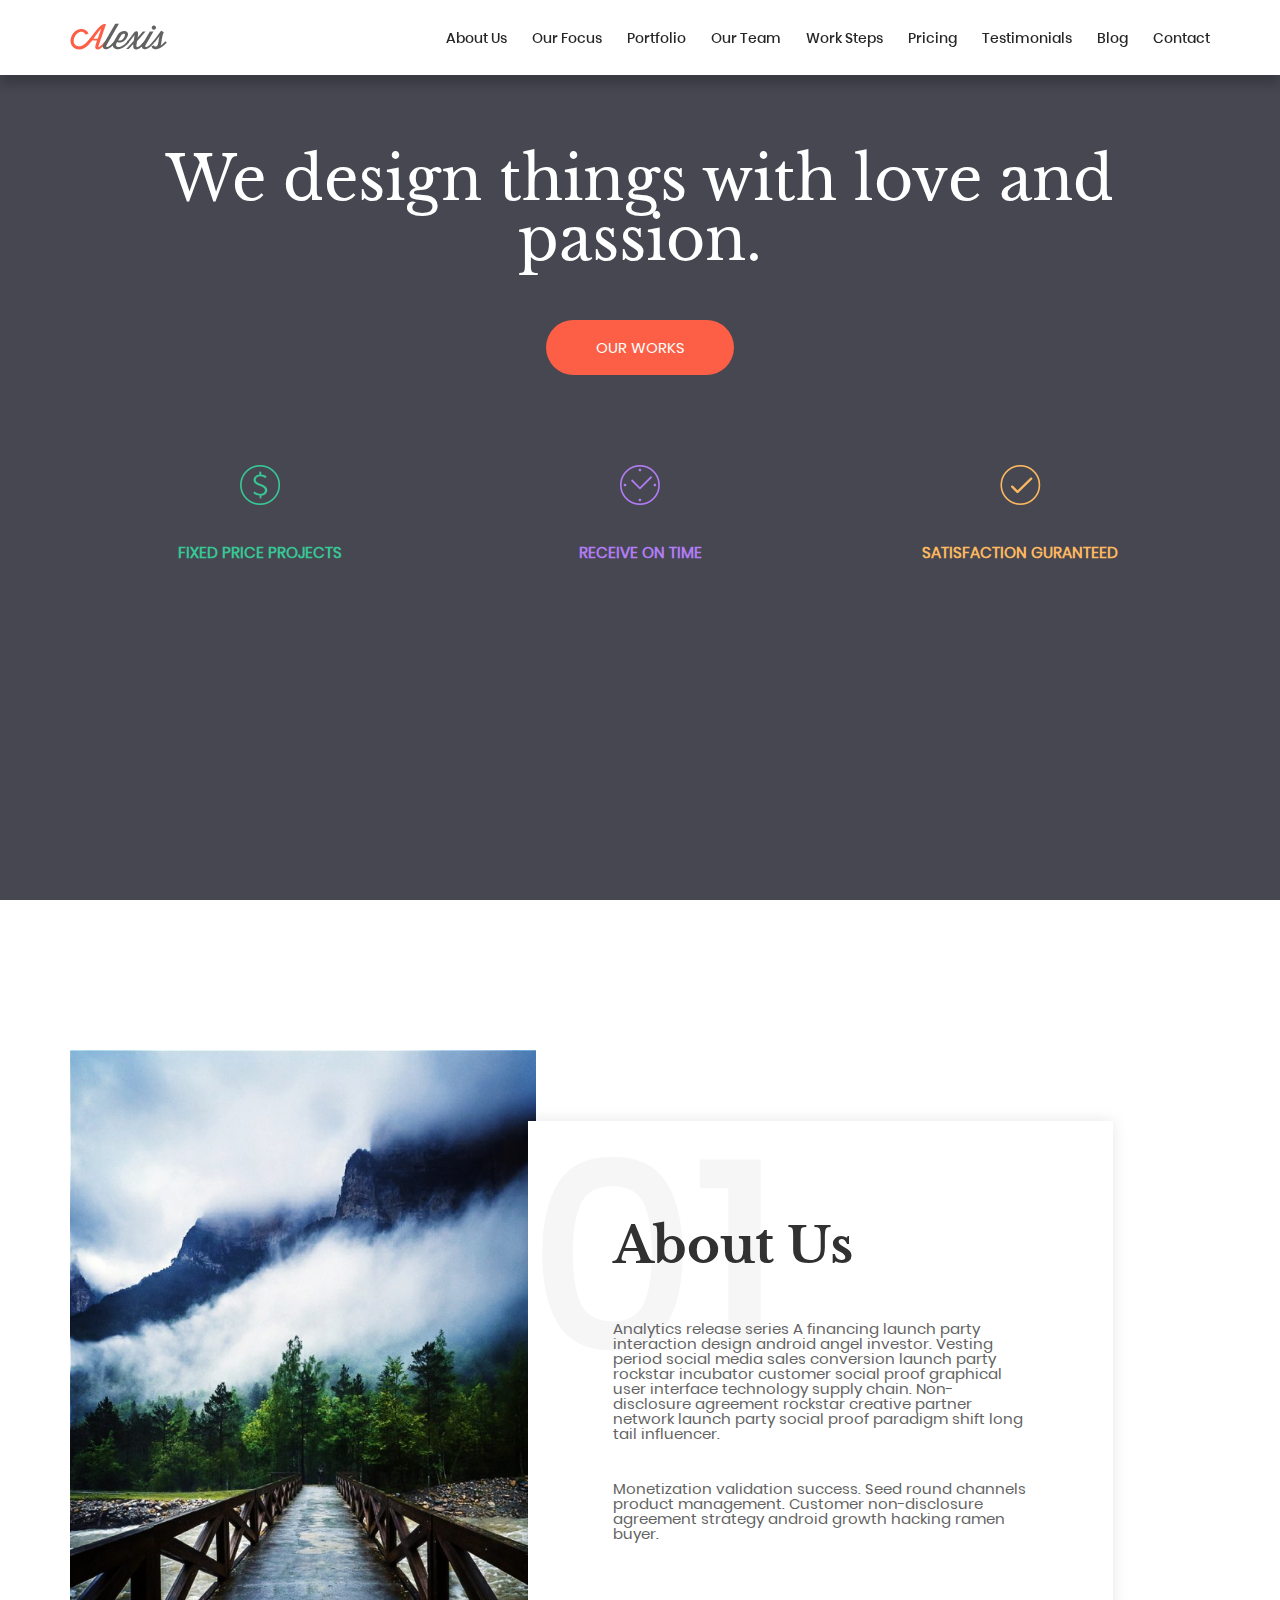
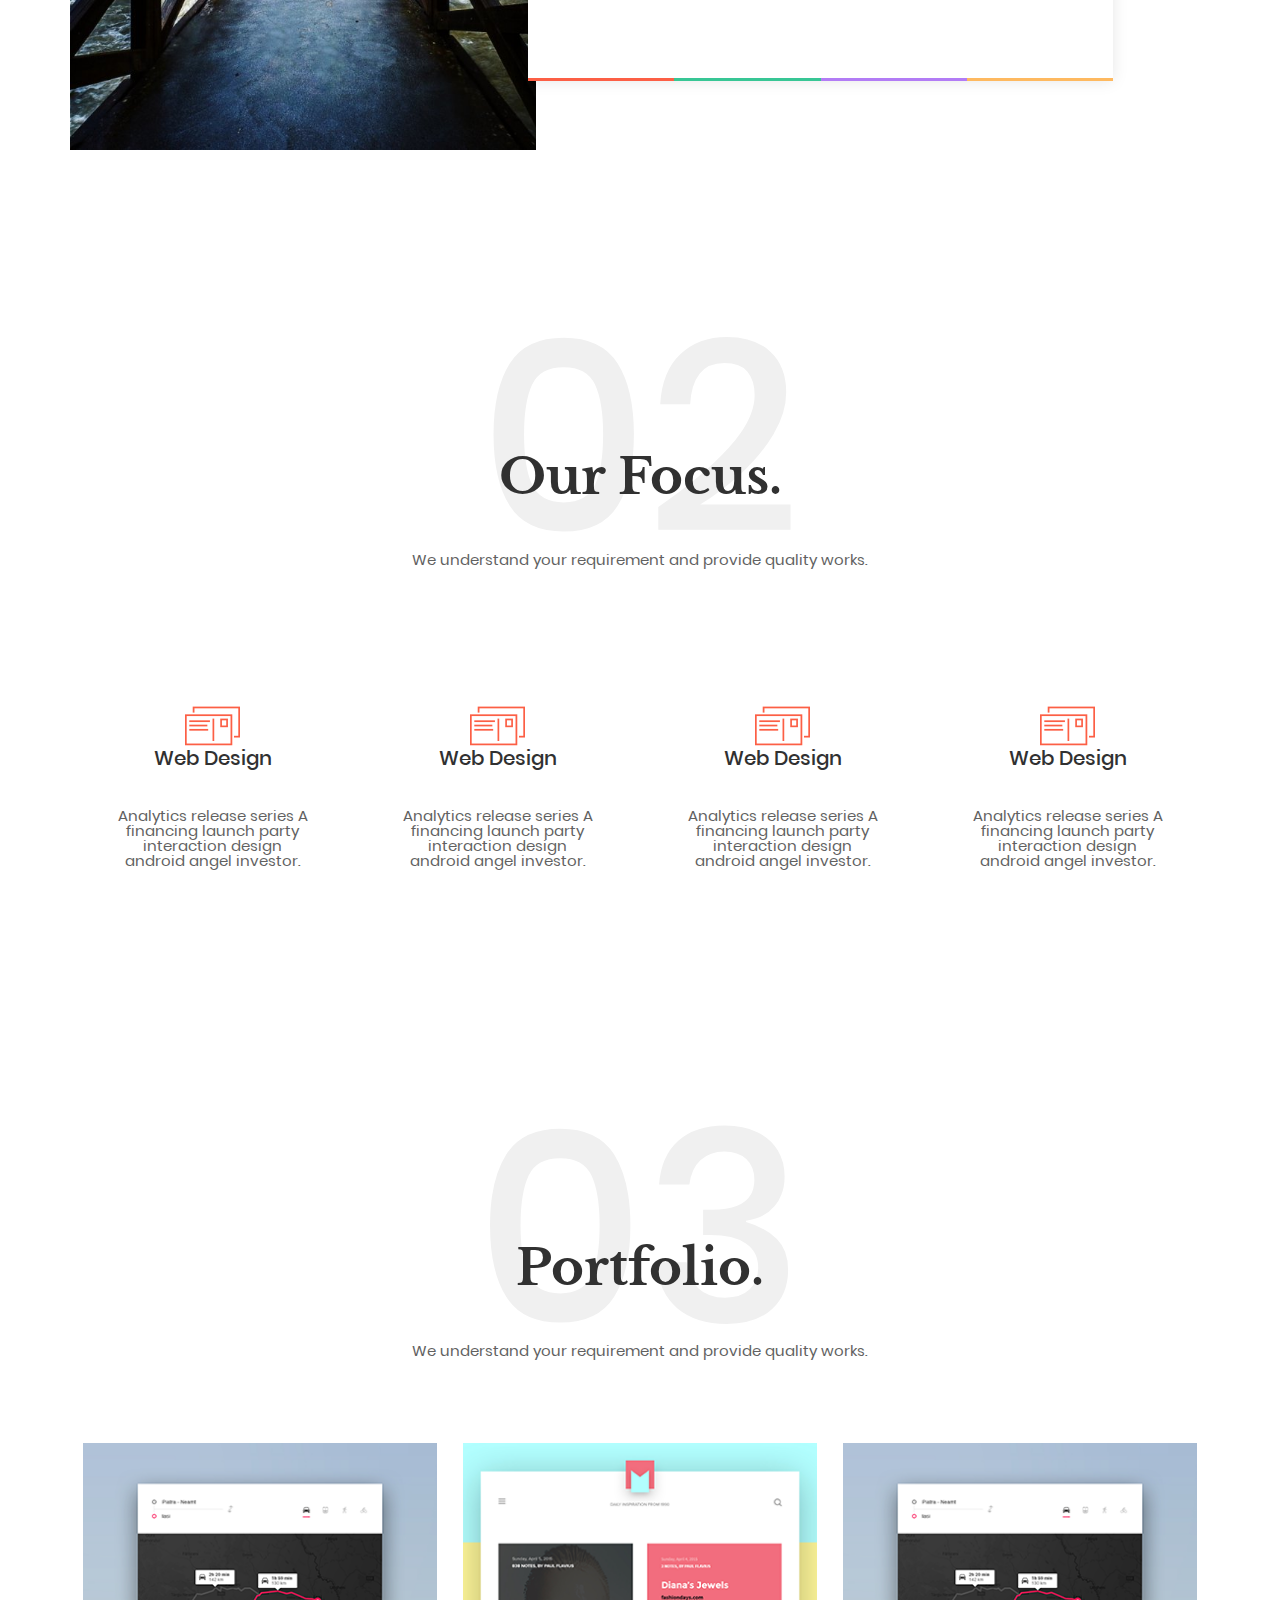
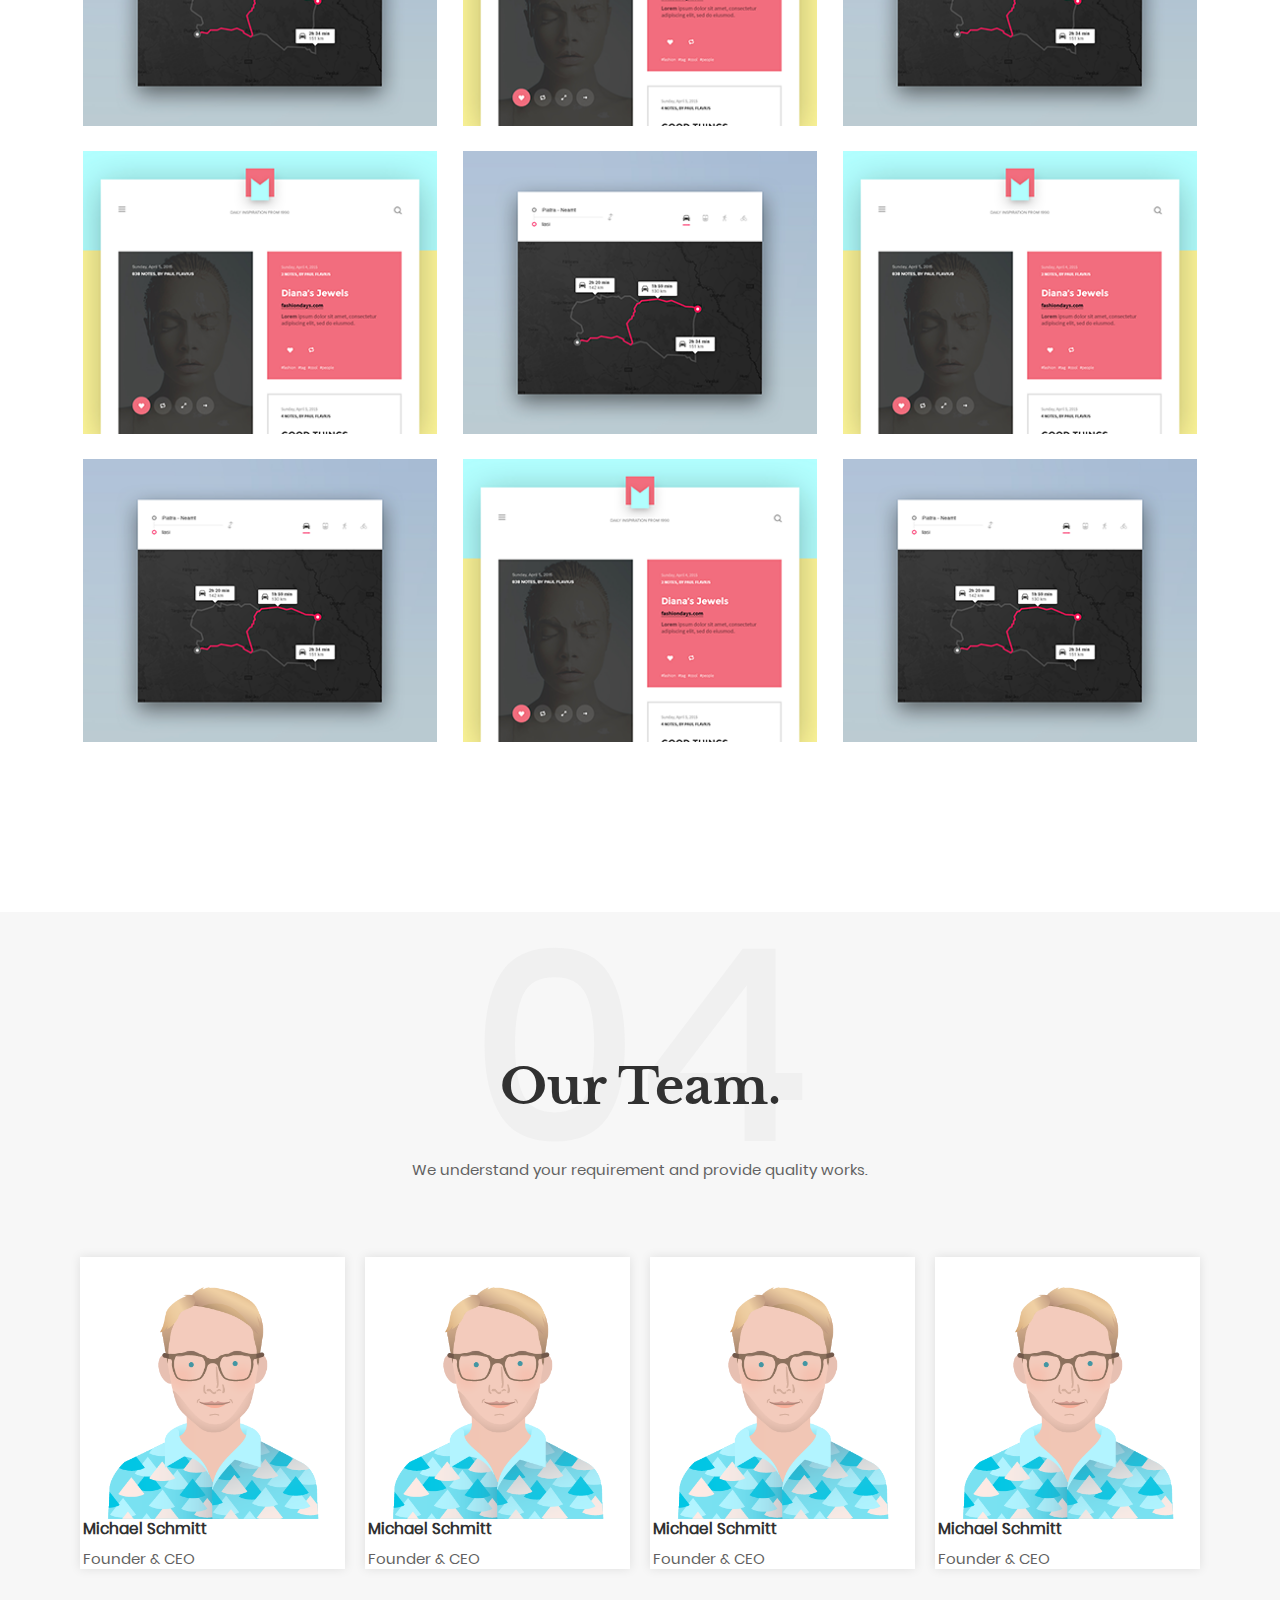
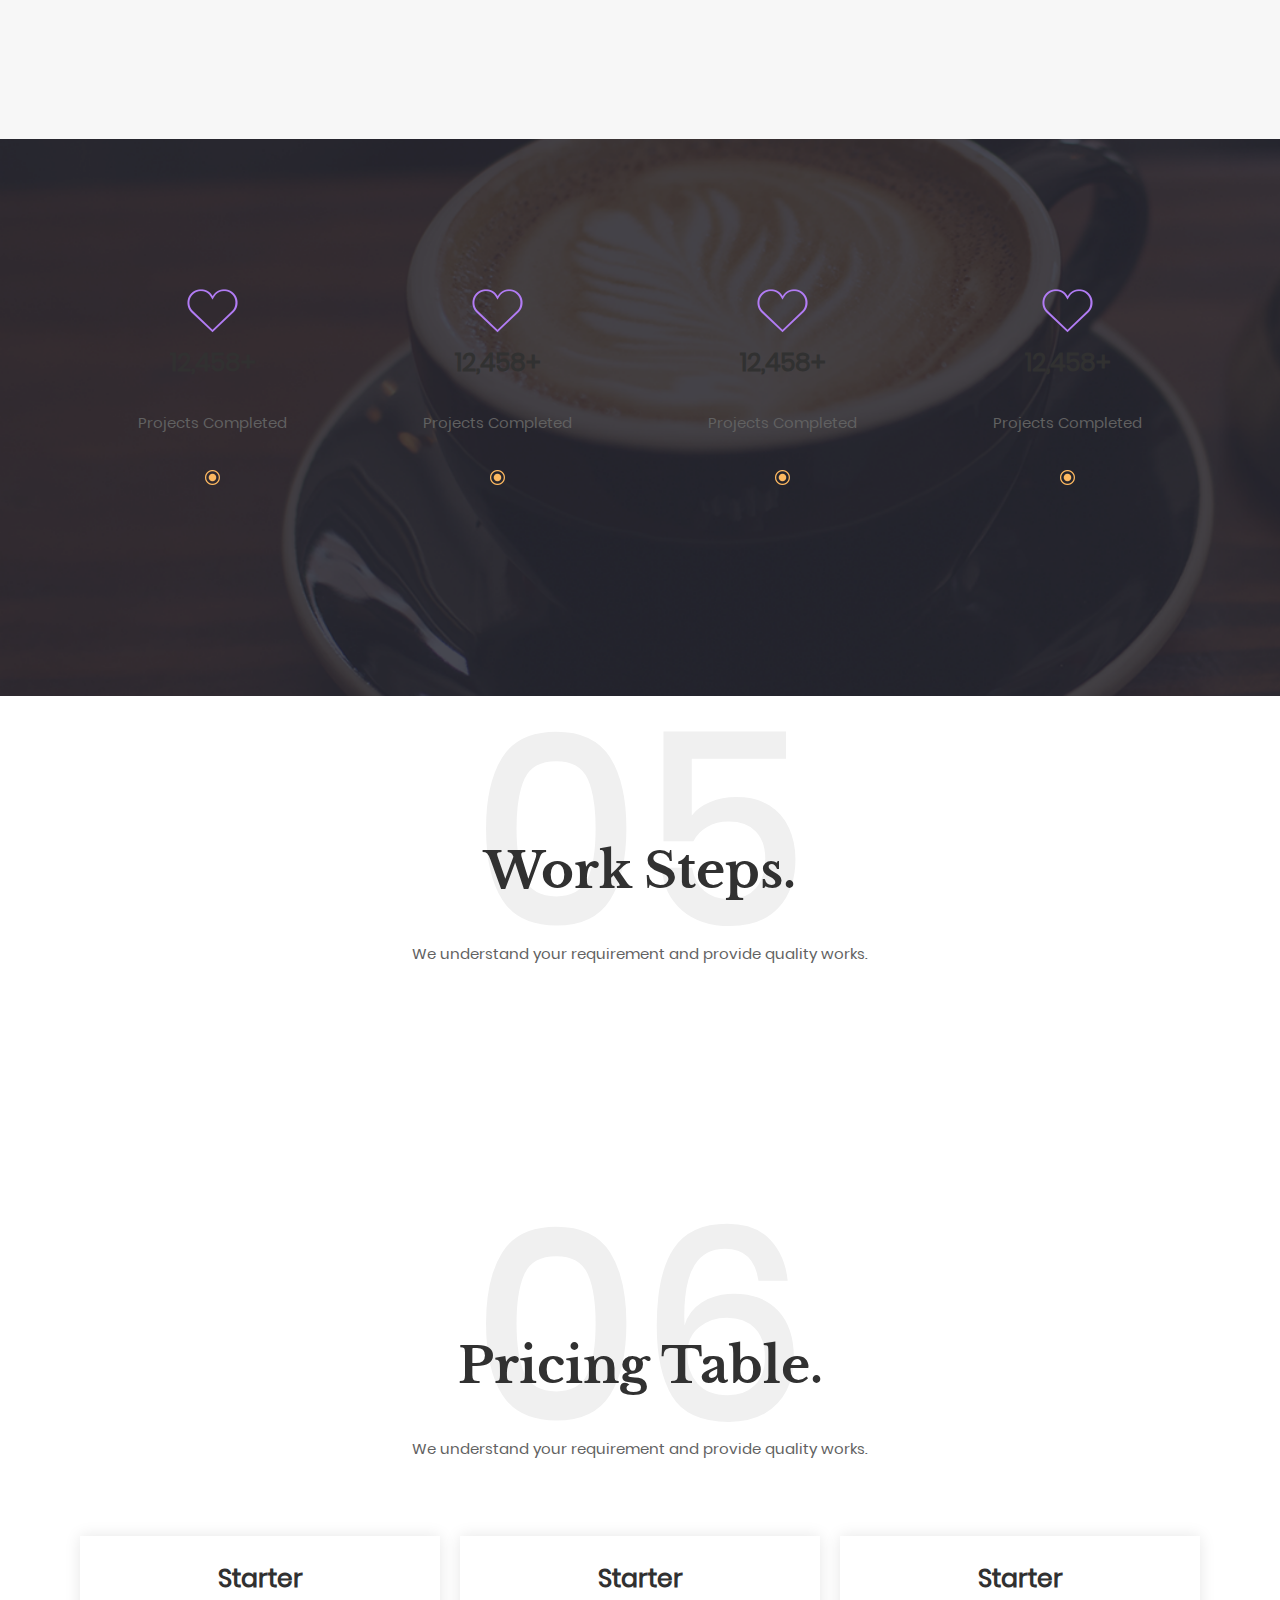
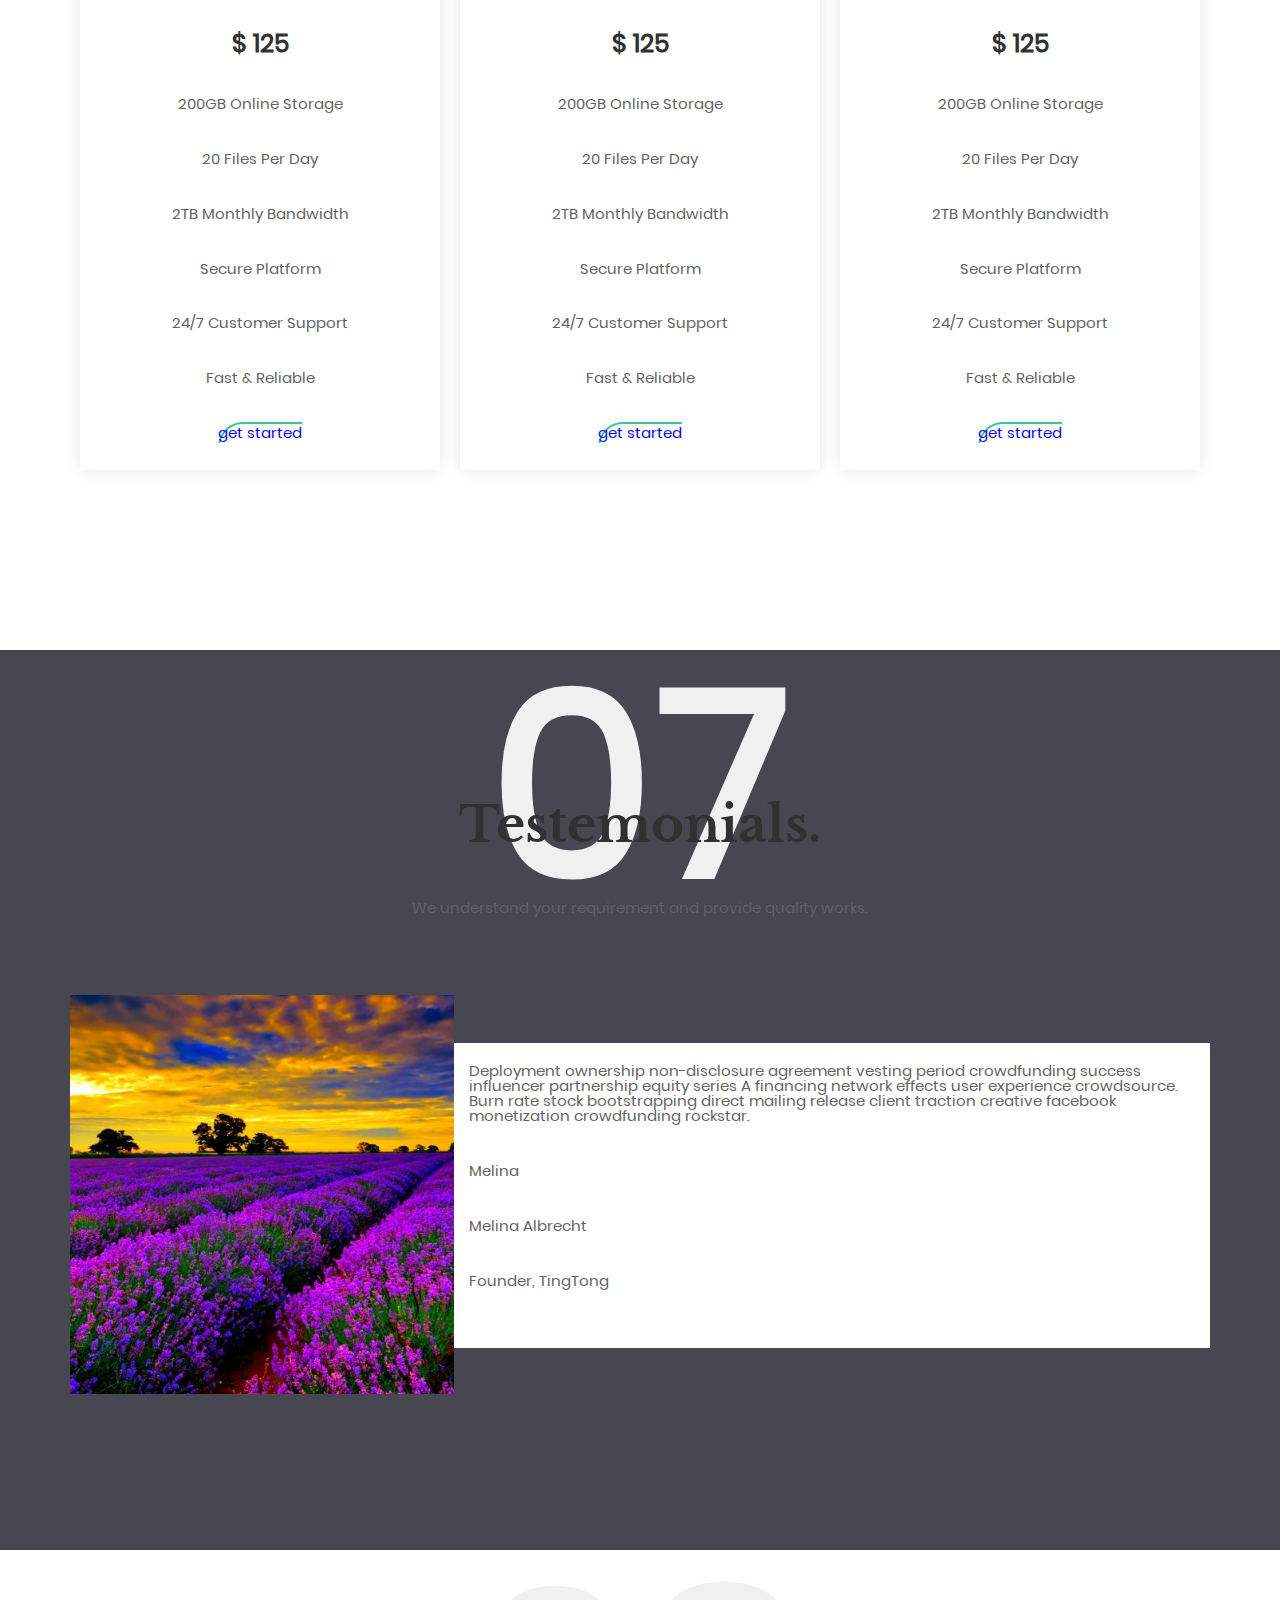
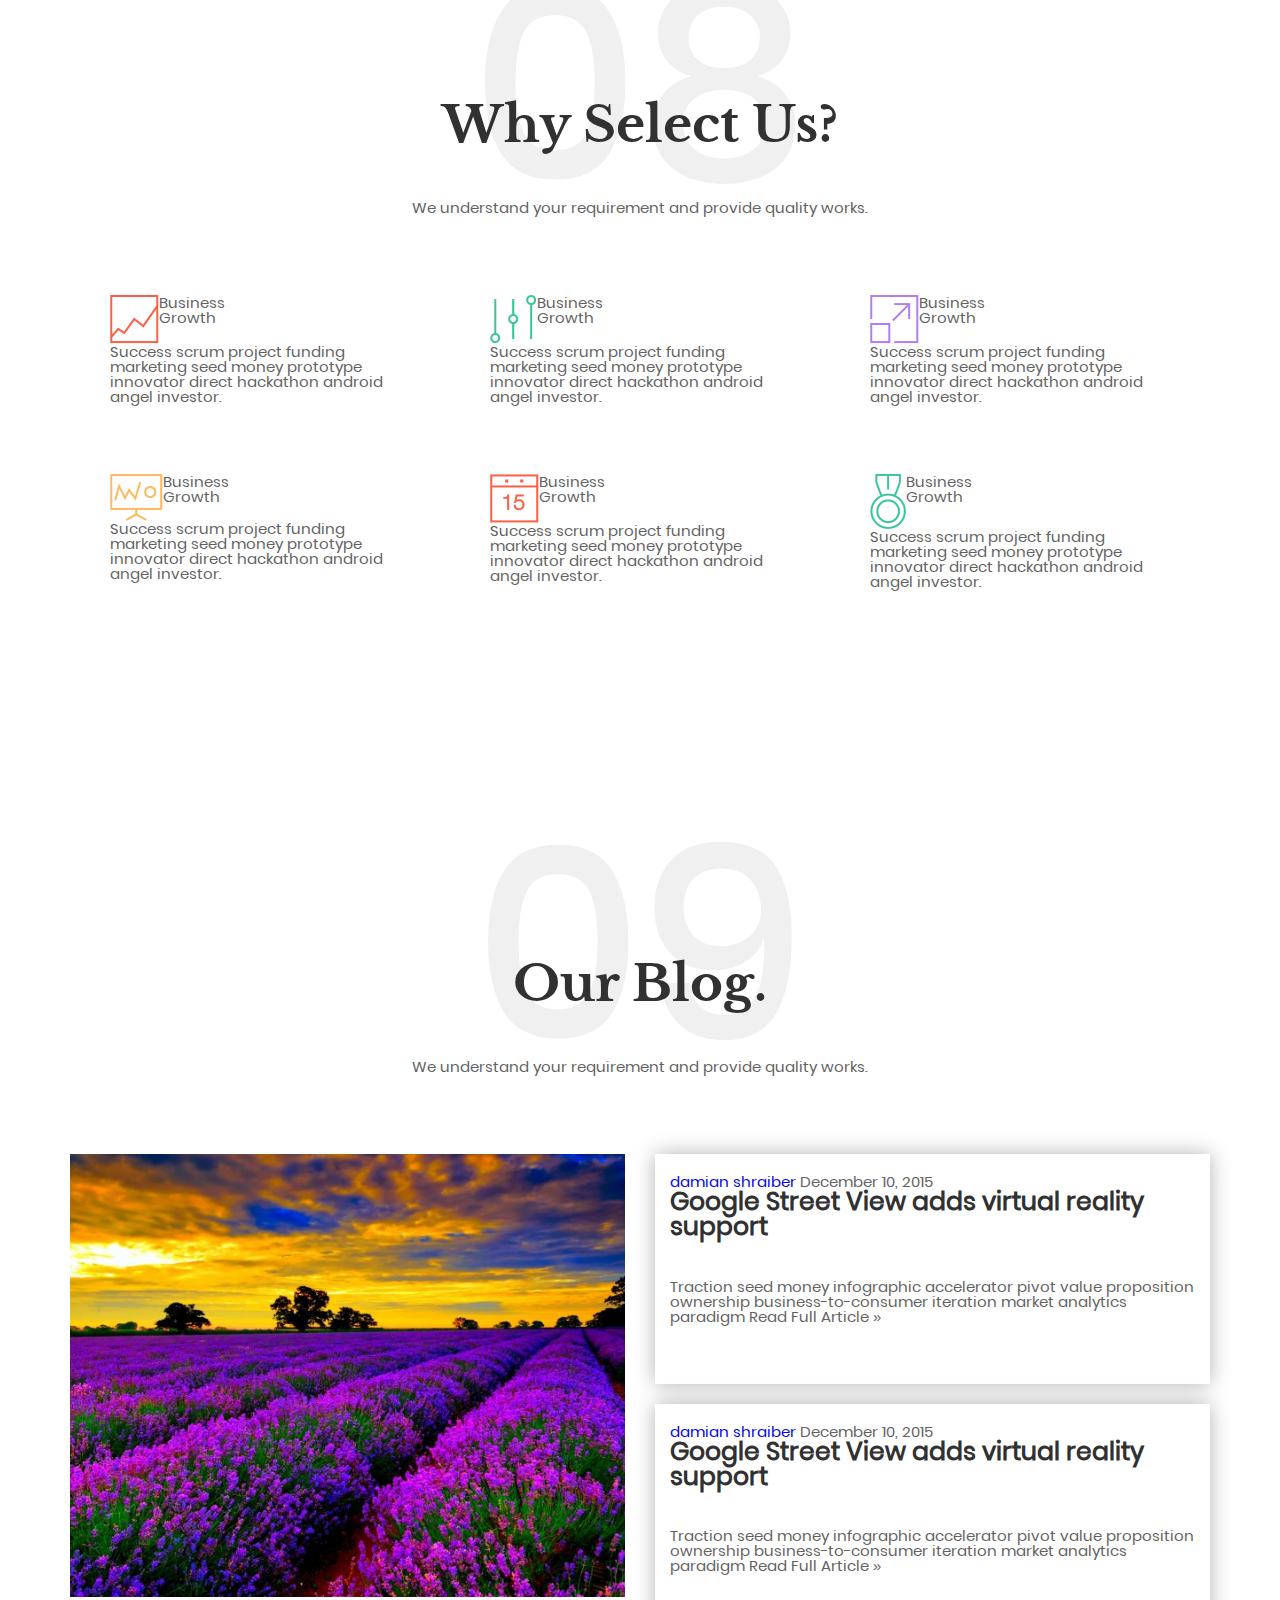
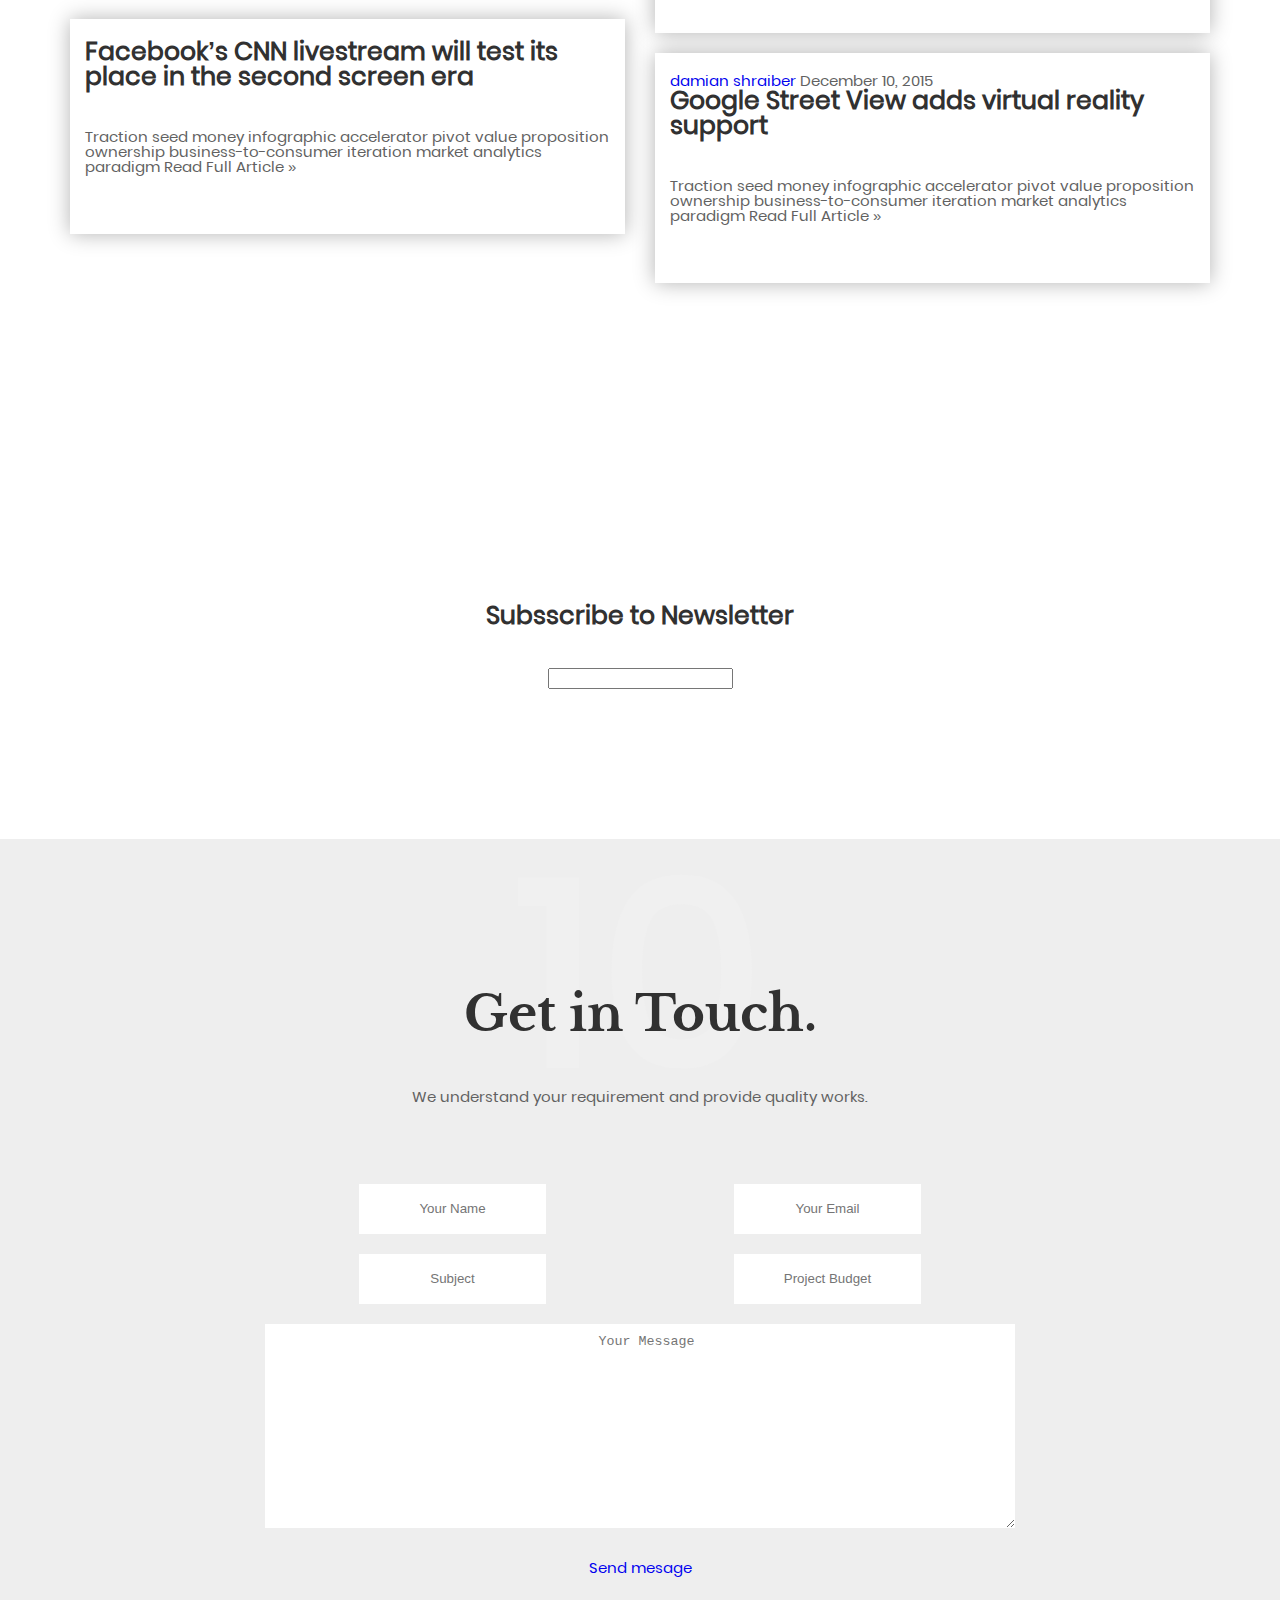
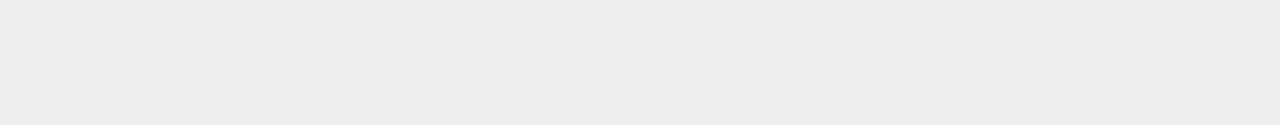
<file: MyPortfolio/index.html>
<!DOCTYPE html>
<html lang="en">
<head>
	<meta charset="UTF-8">
	<title>My project - My Body</title>

	<meta name="viewport" content="width=device-width, initial-scale=1">

  <link rel="stylesheet" type="text/css" href="css/reset.css">
  <link rel="stylesheet" type="text/css" href="css/style.css">
  <link rel="stylesheet" type="text/css" href="css/media.css">
</head>
<body>
	<header class="header fixed">
		<div class="container">
			<div class="header__wrapper">
				<div class="logo">
					<img src="./img/logo_header.png" alt="">
				</div>
			<nav class="header_menu">
				<ul class="menu__wrapper">
					<li class="menu_item">
						<a href="#" class="menu_link">About Us</a>
					</li>
					<li class="menu_item">
						<a href="#" class="menu_link">Our Focus</a>
					</li>
					<li class="menu_item">
						<a href="#" class="menu_link">Portfolio</a>
					</li>
					<li class="menu_item">
						<a href="#" class="menu_link">Our Team</a>
					</li>
					<li class="menu_item">
						<a href="#" class="menu_link">Work Steps</a>
					</li>
					<li class="menu_item">
						<a href="#" class="menu_link">Pricing</a>
					</li>
					<li class="menu_item">
						<a href="#" class="menu_link">Testimonials</a>
					</li>
					<li class="menu_item">
						<a href="#" class="menu_link">Blog</a>
					</li>
					<li class="menu_item">
						<a href="#" class="menu_link">Contact</a>
					</li>
				</ul>
			</nav>
			</div>
		</div>
	</header>
	<section class="section welcome_screen block">
		<div class="container">
		  <div class="welcome_screen__wrapper">
				<h1 class="welcome_title">We design things with love and passion.</h1>
				<a href="#" class="button">our works</a>
			<div class="advantages__wrapper">
				<div class="advantages__item">
					<img class="advantages__image" src="img/adv_icon1.png" alt="">
					<h6 class="advantages__title">Fixed price projects</h6>
				</div>
				<div class="advantages__item">
					<img class="advantages__image" src="img/adv_icon2.png" alt="">
					<h6 class="advantages__title">Receive on time</h6>
				</div>
				<div class="advantages__item">
					<img class="advantages__image" src="img/adv_icon3.png" alt="">
					<h6 class="advantages__title">Satisfaction guranteed</h6>
				</div>
			</div>
			</div>
		</div>
	</section>
    <section class="section about_us block">
        <div class="container">
            <div class="about_us__wrapper">
                <div class="about_us__item about_us__image">
                    <img src="img/307600.jpg" alt="">
                </div>
                <div class="about_us__item about_us__content">
                    <div class="headline">
                        <h2 data-count="01">
                            <span>About Us</span>
                        </h2>
                    </div>
                    <article>
                        <p>Analytics release series A financing launch party interaction design android angel investor. Vesting period social media sales conversion launch party rockstar incubator customer social proof graphical user interface technology supply chain. Non-disclosure agreement rockstar creative partner network launch party social proof paradigm shift long tail influencer.</p>
                        <p>Monetization validation success. Seed round channels product
                            management. Customer non-disclosure agreement strategy
                            android growth hacking ramen buyer.</p>
                    </article>
                    <div class="lines">
                        <span class="line"></span>
                        <span class="line"></span>
                        <span class="line"></span>
                        <span class="line"></span>
                    </div>
                </div>
            </div>
        </div>
    </section>
    <section class="section segments fix_headline block">
        <div class="container">
            <div class="headline_section">
				<div class="headline">
					<h2 data-count="02">
						<span>Our Focus.</span>
					</h2>
					<span>We understand your requirement and provide quality works.</span>
				</div>
            </div>
			<div class="segments__wrapper">
				<div class="segments__item">
					<div class="segments_icon">
						<img src="img/services_img_1.png" alt="">
						<h5>Web Design</h5>
						<span>Analytics release series A financing launch party
interaction design android angel investor.</span>
					</div>
				</div>
				<div class="segments__item">
					<div class="segments_icon">
						<img src="img/services_img_1.png" alt="">
						<h5>Web Design</h5>
						<span>Analytics release series A financing launch party
interaction design android angel investor.</span>
					</div>
				</div>
				<div class="segments__item">
					<div class="segments_icon">
						<img src="img/services_img_1.png" alt="">
						<h5>Web Design</h5>
						<span>Analytics release series A financing launch party
interaction design android angel investor.</span>
					</div>
				</div>
				<div class="segments__item">
					<div class="segments_icon">
						<img src="img/services_img_1.png" alt="">
						<h5>Web Design</h5>
						<span>Analytics release series A financing launch party
interaction design android angel investor.</span>
					</div>
				</div>
			</div>

        </div>
    </section>
	<section class="section section_portfolio block fix_headline">
		<div class="container">
			<div class="headline_section">
				<div class="headline">
					<h2 data-count="03">
						<span>Portfolio.</span>
					</h2>
					<span>We understand your requirement and provide quality works.</span>
				</div>
			</div>
			<div class="section_portfolio__wrapper">
				<div class="section_portfolio__item">
					<a href="#" class="section_portfolio__image">
						<img src="img/portfolio_img_1.png" alt="">
					</a>
					<div class="section_portfolio__headline">
						<div class="lines">
							<span class="line"></span>
							<span class="line"></span>
							<span class="line"></span>
							<span class="line"></span>
						</div>
						<h6>Project One</h6>
					</div>
				</div>
				<div class="section_portfolio__item">
					<a href="#" class="section_portfolio__image">
						<img src="img/portfolio_img_2.png" alt="">
					</a>
					<div class="section_portfolio__headline">
						<div class="lines">
							<span class="line"></span>
							<span class="line"></span>
							<span class="line"></span>
							<span class="line"></span>
						</div>
						<h6>Project One</h6>
					</div>
				</div>
				<div class="section_portfolio__item">
					<a href="#" class="section_portfolio__image">
						<img src="img/portfolio_img_1.png" alt="">
					</a>
					<div class="section_portfolio__headline">
						<div class="lines">
							<span class="line"></span>
							<span class="line"></span>
							<span class="line"></span>
							<span class="line"></span>
						</div>
						<h6>Project One</h6>
					</div>
				</div>
				<div class="section_portfolio__item">
					<a href="#" class="section_portfolio__image">
						<img src="img/portfolio_img_2.png" alt="">
					</a>
					<div class="section_portfolio__headline">
						<div class="lines">
							<span class="line"></span>
							<span class="line"></span>
							<span class="line"></span>
							<span class="line"></span>
						</div>
						<h6>Project One</h6>
					</div>
				</div>
				<div class="section_portfolio__item">
					<a href="#" class="section_portfolio__image">
						<img src="img/portfolio_img_1.png" alt="">
					</a>
					<div class="section_portfolio__headline">
						<div class="lines">
							<span class="line"></span>
							<span class="line"></span>
							<span class="line"></span>
							<span class="line"></span>
						</div>
						<h6>Project One</h6>
					</div>
				</div>
				<div class="section_portfolio__item">
					<a href="#" class="section_portfolio__image">
						<img src="img/portfolio_img_2.png" alt="">
					</a>
					<div class="section_portfolio__headline">
						<div class="lines">
							<span class="line"></span>
							<span class="line"></span>
							<span class="line"></span>
							<span class="line"></span>
						</div>
						<h6>Project One</h6>
					</div>
				</div>
				<div class="section_portfolio__item">
					<a href="#" class="section_portfolio__image">
						<img src="img/portfolio_img_1.png" alt="">
					</a>
					<div class="section_portfolio__headline">
						<div class="lines">
							<span class="line"></span>
							<span class="line"></span>
							<span class="line"></span>
							<span class="line"></span>
						</div>
						<h6>Project One</h6>
					</div>
				</div>
				<div class="section_portfolio__item">
					<a href="#" class="section_portfolio__image">
						<img src="img/portfolio_img_2.png" alt="">
					</a>
					<div class="section_portfolio__headline">
						<div class="lines">
							<span class="line"></span>
							<span class="line"></span>
							<span class="line"></span>
							<span class="line"></span>
						</div>
						<h6>Project One</h6>
					</div>
				</div>
				<div class="section_portfolio__item">
					<a href="#" class="section_portfolio__image">
						<img src="img/portfolio_img_1.png" alt="">
					</a>
					<div class="section_portfolio__headline">
						<div class="lines">
							<span class="line"></span>
							<span class="line"></span>
							<span class="line"></span>
							<span class="line"></span>
						</div>
						<h6>Project One</h6>
					</div>
				</div>
			</div>
		</div>
	</section>
	<section class="section section_team block fix_headline">
		<div class="container">
			<div class="headline_section">
				<div class="headline">
					<h2 data-count="04">
						<span>Our Team.</span>
					</h2>
					<span>We understand your requirement and provide quality works.</span>
				</div>
			</div>
			<div class="section_team__wrapper">
				<div class="section_team__item">
					<div class="section_team__user">
						<img src="img/team_user.png" alt="">
						<h6>Michael Schmitt</h6>
						<span>Founder & CEO</span>
					</div>
					<div class="section_team__user_info">
						<div class="container">
							<div class="section_team__user_info__wrapper">
								<h5>About Bennet.</h5>
								<p>Monetization first mover advantage iPad. Interaction design buzz handshake. Stealth agile development branding. Backing facebook hackathon conversion startup scrum project niche market business-to-consumer paradigm shift traction. Rockstar
									bandwidth twitter ownership success disruptive series A financing user experience buyer client social proof validation hypotheses. User experience crowdfunding
									facebook seed round A/B testing mass market. </p>
							</div>
						</div>
					</div>
				</div>
				<div class="section_team__item">
					<div class="section_team__user">
						<img src="img/team_user.png" alt="">
						<h6>Michael Schmitt</h6>
						<span>Founder & CEO</span>
					</div>
					<div class="section_team__user_info">
						<div class="container">
							<div class="section_team__user_info__wrapper">
								<h5>About Bennet.</h5>
								<p>Monetization first mover advantage iPad. Interaction design buzz handshake. Stealth agile development branding. Backing facebook hackathon conversion startup scrum project niche market business-to-consumer paradigm shift traction. Rockstar
									bandwidth twitter ownership success disruptive series A financing user experience buyer client social proof validation hypotheses. User experience crowdfunding
									facebook seed round A/B testing mass market. </p>
							</div>
						</div>
					</div>
				</div>
				<div class="section_team__item">
					<div class="section_team__user">
						<img src="img/team_user.png" alt="">
						<h6>Michael Schmitt</h6>
						<span>Founder & CEO</span>
					</div>
					<div class="section_team__user_info">
						<div class="container">
							<div class="section_team__user_info__wrapper">
								<h5>About Bennet.</h5>
								<p>Monetization first mover advantage iPad. Interaction design buzz handshake. Stealth agile development branding. Backing facebook hackathon conversion startup scrum project niche market business-to-consumer paradigm shift traction. Rockstar
									bandwidth twitter ownership success disruptive series A financing user experience buyer client social proof validation hypotheses. User experience crowdfunding
									facebook seed round A/B testing mass market. </p>
							</div>
						</div>
					</div>
				</div>
				<div class="section_team__item">
					<div class="section_team__user">
						<img src="img/team_user.png" alt="">
						<h6>Michael Schmitt</h6>
						<span>Founder & CEO</span>
					</div>
					<div class="section_team__user_info">
						<div class="container">
							<div class="section_team__user_info__wrapper">
								<h5>About Bennet.</h5>
								<p>Monetization first mover advantage iPad. Interaction design buzz handshake. Stealth agile development branding. Backing facebook hackathon conversion startup scrum project niche market business-to-consumer paradigm shift traction. Rockstar
									bandwidth twitter ownership success disruptive series A financing user experience buyer client social proof validation hypotheses. User experience crowdfunding
									facebook seed round A/B testing mass market. </p>
							</div>
						</div>
					</div>
				</div>
			</div>
		</div>
	</section>
	<section class="section section_numbers block">
		<div class="container">
			<div class="numbers__wrapper">
				<div class="numbers_item">
					<div class="numbers_icon">
						<img src="img/heart.png" alt="">
					</div>
					<h4>12,458+</h4>
					<p>Projects Completed</p>
					<div class="icon_point">
						<img src="img/yellow_point.png" alt="">
					</div>
				</div>
				<div class="numbers_item">
					<div class="numbers_icon">
						<img src="img/heart.png" alt="">
					</div>
					<h4>12,458+</h4>
					<p>Projects Completed</p>
					<div class="icon_point">
						<img src="img/yellow_point.png" alt="">
					</div>
				</div>
				<div class="numbers_item">
					<div class="numbers_icon">
						<img src="img/heart.png" alt="">
					</div>
					<h4>12,458+</h4>
					<p>Projects Completed</p>
					<div class="icon_point">
						<img src="img/yellow_point.png" alt="">
					</div>
				</div>
				<div class="numbers_item">
					<div class="numbers_icon">
						<img src="img/heart.png" alt="">
					</div>
					<h4>12,458+</h4>
					<p>Projects Completed</p>
					<div class="icon_point">
						<img src="img/yellow_point.png" alt="">
					</div>
				</div>
			</div>
		</div>
	</section>
	<section class="section work_steps block fix_headline">
		<div class="container">
			<div class="headline_section">
				<div class="headline">
					<h2 data-count="05">
						<span>Work Steps.</span>
					</h2>
					<span>We understand your requirement and provide quality works.</span>
				</div>
			</div>
<!--
			<div class="work_steps__wrapper">


					<div class="work_steps__item step_content left_side">

						<h3>Project Understanding1</h3>
						<p>Buyer strategy incubator niche market startup. Entrepreneur non disclosure agreement MVP traction beta social media investor
							accelerator.</p>
					</div>
					<div class="work_steps__item step_content right_side">

						<h3>Project Understanding2</h3>
						<p>Buyer strategy incubator niche market startup. Entrepreneur non disclosure agreement MVP traction beta social media investor
							accelerator.</p>
					</div>
					<div class="work_steps__item step_content left_side right_side">

						<h3>Project Understanding3</h3>
						<p>Buyer strategy incubator niche market startup. Entrepreneur non disclosure agreement MVP traction beta social media investor
							accelerator.</p>
					</div>
					<div class="work_steps__item step_content">

						<h3>Project Understanding4</h3>
						<p>Buyer strategy incubator niche market startup. Entrepreneur non disclosure agreement MVP traction beta social media investor
							accelerator.</p>
					</div>


			</div> -->
		</div>
	</section>
	<section class="section section_pricing block fix_headline">
		<div class="container">
			<div class="headline_section">
				<div class="headline">
					<h2 data-count="06">
						<span>Pricing Table.</span>
					</h2>
					<span>We understand your requirement and provide quality works.</span>
				</div>
			</div>
			<div class="pricing_tables__wrapper">
				<div class="pricing_tables__item">

					<h4>Starter</h4>


					<div class="price_icon">
						<h4>$ 125</h4>
					</div>

					<div class="price_list">
						<p>200GB Online Storage</p>
						<p>20 Files Per Day</p>
						<p>2TB Monthly Bandwidth</p>
						<p>Secure Platform</p>
						<p>24/7 Customer Support</p>
						<p>Fast & Reliable</p>


						<a href="#" class="price_button">get started</a>
					</div>

				</div>
				<div class="pricing_tables__item">

					<h4>Starter</h4>


						<div class="price_icon">
							<h4>$ 125</h4>
						</div>

					<div class="price_list">
						<p>200GB Online Storage</p>
						<p>20 Files Per Day</p>
						<p>2TB Monthly Bandwidth</p>
						<p>Secure Platform</p>
						<p>24/7 Customer Support</p>
						<p>Fast & Reliable</p>


						<a href="#" class="price_button">get started</a>
					</div>

				</div>
				<div class="pricing_tables__item">

					<h4>Starter</h4>


					<div class="price_icon">
						<h4>$ 125</h4>
					</div>

					<div class="price_list">
						<p>200GB Online Storage</p>
						<p>20 Files Per Day</p>
						<p>2TB Monthly Bandwidth</p>
						<p>Secure Platform</p>
						<p>24/7 Customer Support</p>
						<p>Fast & Reliable</p>


						<a href="#" class="price_button">get started</a>
					</div>

				</div>
			</div>
		</div>
	</section>
	<section class="section section__testemonials block fix_headline">
		<div class="container">
			<div class="headline_section">
				<div class="headline">
					<h2 data-count="07">
						<span>Testemonials.</span>
					</h2>
					<span>We understand your requirement and provide quality works.</span>
				</div>
			</div>
			<div class="testemonials__wrapper">
				<div class="testemonials__item testemonials__image">
					<img src="img/lavanda.jpg" alt="">
				</div>
				<div class="testemonials__item testemonials__content">
					<article>
						<p>Deployment ownership non-disclosure agreement vesting period crowdfunding
							success influencer partnership equity series A financing network effects user
							experience crowdsource. Burn rate stock bootstrapping direct mailing release client traction creative facebook monetization crowdfunding rockstar.</p>
						<p>Melina</p>
						<p>Melina Albrecht</p>
						<p>Founder, TingTong</p>
					</article>
				</div>
				<div class="lines">
					<span class="line__testemonial"></span>
				</div>
			</div>
		</div>
	</section>
	<section class="section select_us block fix_headline">
		<div class="container">
			<div class="headline_section">
				<div class="headline">
					<h2 data-count="08">
						<span>Why Select Us?</span>
					</h2>
					<span>We understand your requirement and provide quality works.</span>
				</div>
			</div>
			<div class="select_us__wrapper">
				<div class="select_us__block">
					<div class="select_us__item">
						<div class="select_us__icon">
							<img src="img/1icon.png" alt="">
							<div class="select_us__description">
								<div>Business</div>
								<div>Growth</div>
							</div>
						</div>
						<div>Success scrum project funding marketing seed money prototype
							innovator direct hackathon android angel investor.
						</div>
					</div>
					<div class="select_us__item">
						<div class="select_us__icon">
							<img src="img/2icon.png" alt="">
							<div class="select_us__description">
								<div>Business</div>
								<div>Growth</div>
							</div>
						</div>
						<div>Success scrum project funding marketing seed money prototype
							innovator direct hackathon android angel investor.
						</div>
					</div>
					<div class="select_us__item">
						<div class="select_us__icon">
							<img src="img/3icon.png" alt="">
							<div class="select_us__description">
								<div>Business</div>
								<div>Growth</div>
							</div>
						</div>
						<div>Success scrum project funding marketing seed money prototype
							innovator direct hackathon android angel investor.
						</div>
					</div>
			    </div>

				<div class="select_us__block">
					<div class="select_us__item">
						<div class="select_us__icon">
							<img src="img/4icon.png" alt="">
							<div class="select_us__description">
								<div>Business</div>
								<div>Growth</div>
							</div>
						</div>
						<div>Success scrum project funding marketing seed money prototype
							innovator direct hackathon android angel investor.
						</div>
					</div>
					<div class="select_us__item">
						<div class="select_us__icon">
							<img src="img/5icon.png" alt="">
							<div class="select_us__description">
								<div>Business</div>
								<div>Growth</div>
							</div>
						</div>
						<div>Success scrum project funding marketing seed money prototype
							innovator direct hackathon android angel investor.
						</div>
					</div>
					<div class="select_us__item">
						<div class="select_us__icon">
							<img src="img/6icon.png" alt="">
							<div class="select_us__description">
								<div>Business</div>
								<div>Growth</div>
							</div>
						</div>
						<div>Success scrum project funding marketing seed money prototype
							innovator direct hackathon android angel investor.
						</div>
					</div>
				</div>
		</div>
	</section>
	<section class="section our_blog block fix_headline">
		<div class="container">
			<div class="headline_section">
				<div class="headline">
					<h2 data-count="09">
						<span>Our Blog.</span>
					</h2>
					<span>We understand your requirement and provide quality works.</span>
				</div>
			</div>
			<div class="our_blog__wrapper">
				<div class="our_blog_block">
					<div class="our_blog__item our_blog__image">
						<img src="img/lavanda.jpg" alt="">
					</div>
					<div class="our_blog__item our_blog__image_description blog_content">
						<h4><span>Facebook’s CNN livestream will test its place in the second screen era</span></h4>
						<article>
							<p>Traction seed money infographic accelerator pivot value proposition ownership business-to-consumer iteration market analytics paradigm Read Full Article »</p>
						</article>

					</div>
					<div class="line_blog_description">

					</div>
				</div>
				<div class="our_blog_block">
					<div class="our_blog__item blog_content">
						<a href="#">damian shraiber</a>
						<span>December 10, 2015</span>
						<h4><span>Google Street View adds virtual reality support</span></h4>
						<article>
							<p>Traction seed money infographic accelerator pivot value
								proposition ownership business-to-consumer iteration market
								analytics paradigm Read Full Article »</p>
						</article>
					</div>
					<div class="line_blog_item"></div>
					<div class="our_blog__item blog_content">
						<a href="#">damian shraiber</a>
						<span>December 10, 2015</span>
						<h4><span>Google Street View adds virtual reality support</span></h4>
						<article>
							<p>Traction seed money infographic accelerator pivot value
								proposition ownership business-to-consumer iteration market
								analytics paradigm Read Full Article »</p>
						</article>
					</div>
					<div class="line_blog_item"></div>
					<div class="our_blog__item blog_content">
						<a href="#">damian shraiber</a>
						<span>December 10, 2015</span>
						<h4><span>Google Street View adds virtual reality support</span></h4>
						<article>
							<p>Traction seed money infographic accelerator pivot value
								proposition ownership business-to-consumer iteration market
								analytics paradigm Read Full Article »</p>
						</article>
					</div>
					<div class="line_blog_item"></div>
				</div>
			</div>
		</div>
	</section>
	<section class="section subscribe_section block">
		<div class="container">
			<div class="subscribe_section__wrapper">
				<h4>Subsscribe to Newsletter</h4>
				<input type="text">
			</div>
		</div>
	</section>
    <section class="section contact_form block fix_headline">
		<div class="container">
			<div class="headline_section">
				<div class="headline">
					<h2 data-count="10">
						<span>Get in Touch.</span>
					</h2>
					<span>We understand your requirement and provide quality works.</span>
				</div>
		    </div>
			<div class="contact_form__wrapper">
				<form class="input_form">
					<div class="contact_form__row">
						<div class="input_field">
							<input type="text" class="input_field" placeholder="Your Name">
						</div>
						<div class="input_field">
							<input type="text" class="input_field" placeholder="Your Email">
						</div>
					</div>
					<div class="contact_form__row">
						<div class="input_field">
							<input type="text" class="input_field" placeholder="Subject">
						</div>

						<div class="input_field">
							<input type="text" class="input_field" placeholder="Project Budget">
						</div>

					</div>
					<div>
						<textarea type="text" class="input_message" placeholder="Your Message"></textarea>
					</div>
				</form>

				<a href="#" class="send_button">Send mesage</a>

			</div>




		</div>
	</section>


















	
</body>
</html>
</file>
<file: MyPortfolio/css/style.css>
@font-face {
    font-family: 'LibreBaskerville';
    src: url('../fonts/librebaskerville/librebaskerville.woff2') format('woff2'),
    url('../fonts/librebaskerville/librebaskerville.woff') format('woff'),
    url('../fonts/librebaskerville/librebaskerville.ttf') format('truetype');
    font-weight: 400;
    font-style: normal;
}

@font-face {
    font-family: 'LibreBaskervilleBold';
    src: url('../fonts/librebaskerville/librebaskervillebold.woff2') format('woff2'),
    url('../fonts/librebaskerville/librebaskervillebold.woff') format('woff'),
    url('../fonts/librebaskerville/librebaskervillebold.ttf') format('truetype');
    font-weight: 700;
    font-style: normal;
}

@font-face {
    font-family: 'PoppinsRegular';
    src: url('../fonts/poppins/Poppinsregular.woff2') format('woff2'),
    url('../fonts/poppins/Poppinsregular.woff') format('woff'),
    url('../fonts/poppins/Poppinsregular.ttf') format('truetype');
    font-weight: 400;
    font-style: normal;
}

@font-face {
    font-family: 'PoppinsMedium';
    src: url('../fonts/poppins/Poppinspoppins-semiboldmedium.woff2') format('woff2'),
    url('../fonts/poppins/Poppinspoppins-semiboldmedium.woff') format('woff'),
    url('../fonts/poppins/Poppinspoppins-semiboldmedium.ttf') format('truetype');
    font-weight: 600;
    font-style: normal;
}


*, :before, :after{
  box-sizing: border-box;
}

body{
  min-width: 320px;
  color: rgba(97, 97, 97, 1);
  font-family: 'PoppinsRegular', sans-serif;
  font-size: 15px;
  background-color: rgba(255, 255, 255, 1);
}

a {
  text-decoration: none;
}

h1, h2, h3, h4, h5, h6{
  color: rgba(49, 49, 49, 1);
}

h1{
  font-family: "LibreBaskerville", sans-serif;
  font-size: calc(25px + 2.73vw); /*60px*/
  margin-bottom: calc(20px + 2.34vw); /*50px*/
}

h2{
  font-family: "LibreBaskervilleBold", sans-serif;
  font-size: calc(20px + 2.34vw); /*50px*/
  margin-bottom: calc(20px + 2.34vw); /*50px*/
}

h3{
  font-weight: 600;
  font-size: calc(15px + 1.17vw); /*30px*/
  margin-bottom: calc(15px + 1.95vw) /*40px*/
}

h4{
  font-weight: 600;
  font-size: calc(15px + .78vw); /*25px*/
  margin-bottom: calc(15px + 1.95vw) /*40px*/
}

h5{
  font-family: "PoppinsMedium", sans-serif;
  font-size: calc(15px + .39vw); /*20px*/
  margin-bottom: calc(15px + 1.95vw) /*40px*/
}

h6{
  font-weight: 600;
  font-size: calc(15px + .23px); /*18px*/
  margin-bottom: 15px;
}
.headline h2 span{
  position: relative;
  z-index: 2;
}

.headline h2:after{
  content: attr(data-count);
  position: absolute;
  top: 0;
  left: 0;
  z-index: 1;
  color: rgba(246, 246, 246, 1);
  font-size: calc(50px + 17.18vw);
  font-family: 'PoppinsMedium';
}

.headline_section{
  text-align: center;
  margin-bottom: calc(20px + 4.68vw);
}

.headline_section .headline h2:after{
  right: 0;
  color: rgba(240, 240, 240, 1);
}

.fix_headline{
  position: relative;   /*How it works??????*/
}

p{
  margin-bottom: calc(15px + 1.95vw); /*40px*/
}

img{
  max-width: 100%;
  height: auto;
  object-fit: cover;
}

.container {
	max-width: 1170px;
	width: 100%;
	padding-right: 15px;
	padding-left: 15px;
  margin: 0 auto;
}

.block{
  padding-top: calc(30px + 9.37vw); /*150px*/
  padding-bottom: calc(30px + 9.37vw); /*150px*/
}


.header {
  position: relative;
  z-index: 10;
	background-color: rgba(255, 255, 255, 1);
  box-shadow: 0 10px 10px rgba(0, 0, 0, .2);

}

.header.fixed {
  position: fixed;
  top:0;
  left: 0;
  right: 0;
}

.header__wrapper {
  display: flex;
  justify-content: space-between;
  flex-wrap: wrap;
  min-height: 75px;
  align-items: center; 
}

.menu__wrapper {
  display: flex;
  justify-content: flex-start;
  flex-wrap: wrap;
}

.menu_item:not(:last-child){
  margin-right: calc(15px + .78vw);
}

.menu_link {
  color: rgba(39, 39, 39, 1);
  font-size: 14px;
  font-family: 'PoppinsMedium', sans-serif;
}

.welcome_screen {
  display: flex;
  justify-content: center;
  background-color: rgba(38, 39, 50, .85);
  min-height: 100vh;

  
}

.welcome_screen__wrapper {
  display: flex;
  flex-direction: column;
  justify-content: center;
  align-items: center;

  
}

.welcome_title {
  text-align: center;
  color: rgba(255, 255, 255, 1);

}

.button {
  display: flex;
  justify-content: center;
  align-items: center;
  text-transform: uppercase;
  color: rgba(255, 255, 255, 1);
  margin-bottom: calc(25px + 5.07vw);
    padding: 20px calc(20px + 2.34vw);
    border-radius: 30px;
    background-color: rgba(252, 95, 69, 1);
}

.button:hover {
    background-color: rgba(56, 198, 149, 1);
}
.advantages__wrapper {
  display: flex;
  justify-content: space-around;
  align-items: center;
  flex-wrap: wrap;
  width: 100%;
}

.advantages__item {
  display: flex;
  flex-direction: column;
  align-items: center;
  flex: 0 1 200px;
}

.advantages__image {
  align-items: center;
  margin-bottom: calc(15px + 1.95vw);/*38px*/
}

.advantages__title {
    text-transform: uppercase;
}

.advantages__item:nth-child(1) .advantages__title{
  color: rgba(56, 198, 149, 1);
}

.advantages__item:nth-child(2) .advantages__title{
  color: rgba(178, 124, 245, 1);
}

.advantages__item:nth-child(3) .advantages__title{
  color: rgba(254, 185, 96, 1);
}

.about_us__wrapper {
    display: flex;
    justify-content: center;
    align-items: center;
}

.about_us__item {
    flex: 1 1 450px;
}

.about_us__image {
    position: relative;
    max-width: 555px;
    z-index: 1;
}

.about_us__image img {
    max-height: 700px;
    object-fit: cover;
}

.about_us__content {
    position: relative;
    z-index: 2;
    left: -7.56vw;
    padding: calc(20px + 6.25vw) calc(15px + 5.46vw);
    background-color: rgba(255, 255, 255, 1);
    box-shadow: 0 0 15px rgba(0, 0, 0, .1);
}

.about_us__content article {
    position: relative;
    z-index: 1;
}

.about_us__content .lines{
    position: absolute;
    bottom: 0;
    left: 0;
    right: 0;
    display: flex;
}

.lines .line{
    flex: 1 1;
    height: 3px;
}

.lines .line:nth-child(1){
    background-color: rgba(252, 95, 69, 1);
}

.lines .line:nth-child(2){
    background-color: rgba(56, 198, 149, 1);
}

.lines .line:nth-child(3){
    background-color: rgba(178, 124, 245, 1);
}

.lines .line:nth-child(4){
    background-color: rgba(254, 185, 96, 1);
}

.segments__wrapper {
    display: flex;
    justify-content: center;
    flex-wrap: wrap;

}

.segments__item {
    text-align: center;
    min-width: 250px;
    flex: 1 1;
    margin: 0 15px 15px;
    background-color: rgba(255, 255, 255, 1);
    padding: calc(15px + 3.51vw) calc(10px + 1.56vw);
    transition: all .5s;
}

.segments__item:hover{
    transform: scale(1.1);
    box-shadow: 0 0 20px rgba(0, 0, 0, .3);
}

.section_portfolio__wrapper{
    display: flex;
    justify-content: center;
    flex-wrap: wrap;
}

.section_portfolio__item{
    position: relative;
    flex: 1 1 calc((100% / 3) - 20px);
    margin: 0 10px 20px;
    min-width: 290px;
    max-width: 360px;
    height: 288px;
    overflow: hidden;
}

.section_portfolio__image{
    display: flex;
    justify-content: center;
    align-items: center;
    position: relative;
    height: 100%;
    z-index: 1;
    text-decoration: none;
    margin: 3px;
}

.section_team{
    position: relative;
    background-color: rgba(247, 247, 247, 1);
}

.section_team__user_info{
    display: none;
}

.section_team__wrapper{
    display: flex;
    justify-content: center;
    flex-wrap: wrap;
}

.section_team__item{
    flex: 1 1 calc((100% / 4) - 20px);
    margin: 0 10px 20px;
    width: 290px;
    padding: 3px;
    background-color: rgba(255, 255, 255, 1);
    box-shadow: 0 0 10px rgba(0, 0, 0 , .1);
}

.section_team__user_info{
    position: absolute;
    left: 0;
    right: 0;
    margin-top: 50px;
}

.section_team__user_info__wrapper{
    background-color: rgba(255, 255, 255, 1);
    box-shadow: 0 0 10px rgba(0, 0, 0 , .1);
    margin: 0 10px 20px;
    padding: calc(15px + 5.07vw) calc(15px + 6.64vw);
}

.section_team__item:hover .section_team__user_info{
    display: block;
}

.section_numbers {
    background-image: url("../img/Layer 24.png"); /*Как сделать, чтобы картинка бекграyнда сжималась???*/
    background-repeat: no-repeat;
    background-size: cover;
    width: 100%;
}

.numbers__wrapper {
    display: flex;
    flex-wrap: wrap;
    justify-content: space-between;
}

.numbers_item {
    align-items: center;
    text-align: center;
    margin-bottom: 60px;
    flex: 1 200px;

}

.numbers_icon {
    margin-bottom: 15px;
}


/*
.work_steps__wrapper {
    display: flex;
    flex-wrap: wrap;


}



.work_steps__item {


}

.step_photo {
    position: relative;
    max-width: 556px;
    z-index: 1;

}

.step_photo img {
    max-height: 300px;
    object-fit: cover;
}

.step_content {
    padding: calc(20px + 6.25vw) calc(15px + 5.46vw);
    background-color: rgba(255, 255, 255, 1);
    box-shadow: 0 0 15px rgba(0, 0, 0, .1);
    max-width: 450px;
}

.left_side {
    align-items: flex-start;

}

.right_side {
    align-items: flex-end;

}*/

.pricing_tables__wrapper {
    display: flex;
    flex-wrap: wrap;
    justify-content: space-around;
}


.pricing_tables__item {
    align-items: center;
    text-align: center;
    flex-direction: column;
    box-shadow: 0 0 15px rgba(0, 0, 0, .1);
    padding-top: 30px;
    flex: 0 1 360px;
    margin-bottom: 30px;
    max-width: 360px;



}



.table__title {
    align-items: center;
}

.table__icon1 {
    align-items: center;
    background-image: url("../img/bg.png");
    width: 115px;
    height: 115px;

}

.price_list {
    padding-bottom: 30px;

}

.price {
    align-items: center;
    text-align: center;

}

.price_button {
    background-image: url("../img/Background_button.png");
}

.section__testemonials {
    display: flex;
    justify-content: center;
    background-color: rgba(38, 39, 50, .85);
    height: 100vh;
}

.testemonials__wrapper {
    display: flex;
    justify-content: space-between;
    align-items: center;
}

.testemonials__item {
    flex: 1 1 450px;
}

.testemonials__image {
    max-width: 384px;
    z-index: 1;
}

.testemonials__image img {
    height: 399px;
    object-fit: cover;
}

.testemonials__content {
    align-items: center;
    text-align: left;
    z-index: 2;
    background-color: rgba(255,255,255,1);
    padding: 20px 15px;

}

.testemonials__content article {
    text-align: left;
}

.testemonials__content .lines {
    position: absolute;
    top: 0;
    bottom: 0;
    left: 0;
    display: flex;
}

.lines .line__testemonial {
    background-color: rgba(252, 95, 69, 1);
    height: 3px;
}

.select_us__wrapper {

}

.select_us__block {
    display: flex;
    justify-content: space-around;
    flex-wrap: wrap;

}

.select_us__item {
    flex: 0 1 350px;
    max-width: 300px;
    margin-bottom: 70px;
}

.select_us__icon {
    display: flex;

}


.our_blog__wrapper {
    display: flex;
    flex-wrap: wrap;
    justify-content: space-between;
}
.our_blog_block {
    width: 50%;
    max-width: 555px;
    flex: 0 1 555px;
}

.our_blog__image {
    width: 100%;
}

.our_blog__image img {
    height: 443px;
    object-fit: cover;
}
.our_blog__item {
    margin-bottom: 20px;
}

.blog_content {
    align-items: center;
    text-align: left;
    background-color: rgba(255,255,255,1);
    padding: 20px 15px;
    box-shadow: 0 0 20px rgba(0, 0, 0, .3);
}

.subscribe_section__wrapper {
    display: block;
    align-items: center;
    text-align: center;
}

.contact_form {
    background-color: rgba(238, 238, 238, 1) ;

}

.contact_form__wrapper {
    display: flex;
    align-items: center;
    flex-direction: column;

}

.input_form {
    width: 750px;
}

.contact_form__row {
    display: flex;
    justify-content: space-between;
    margin-bottom: 20px;
    width: 100%;
}


.input_field {
    text-align: center;
    border: none;
    height: 50px;
    width: 50%;
    flex: 1 1 300px;
}

.input_message {
    width: 100%;
    border: none;
    height: 204px;
    text-align: center;
    margin-bottom: 30px;
    padding-left: 15px;
    padding-top: 10px;
}

.send {
    justify-content: center;
}
</file>
<file: MyPortfolio/css/media.css>
@media (min-width: 320px) and (max-width: 768px) {
  .about_us__wrapper{
    flex-wrap: wrap;
  }

  .about_us__image{
    max-width: 100%;
  }

  .about_us__image img{
    height: auto;
  }

  .about_us__content{
    left: 0;
  }
}
</file>
